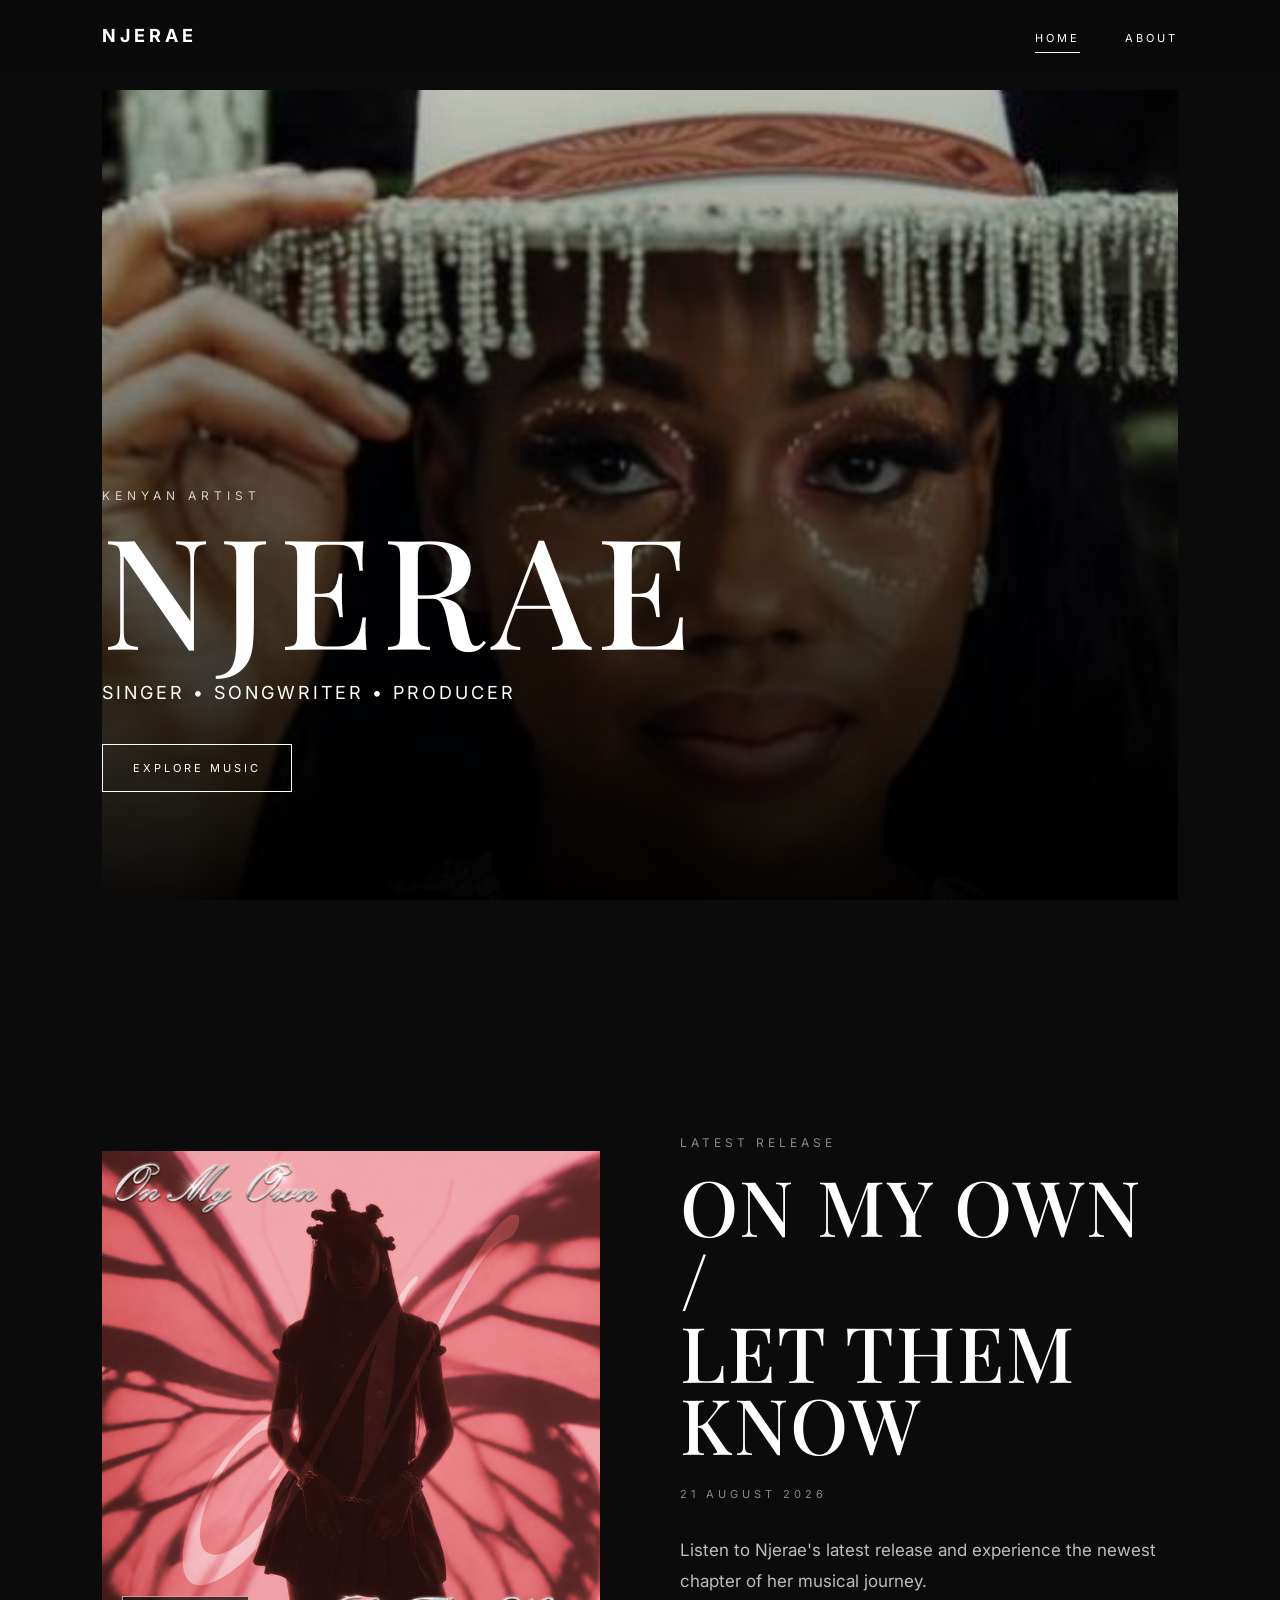
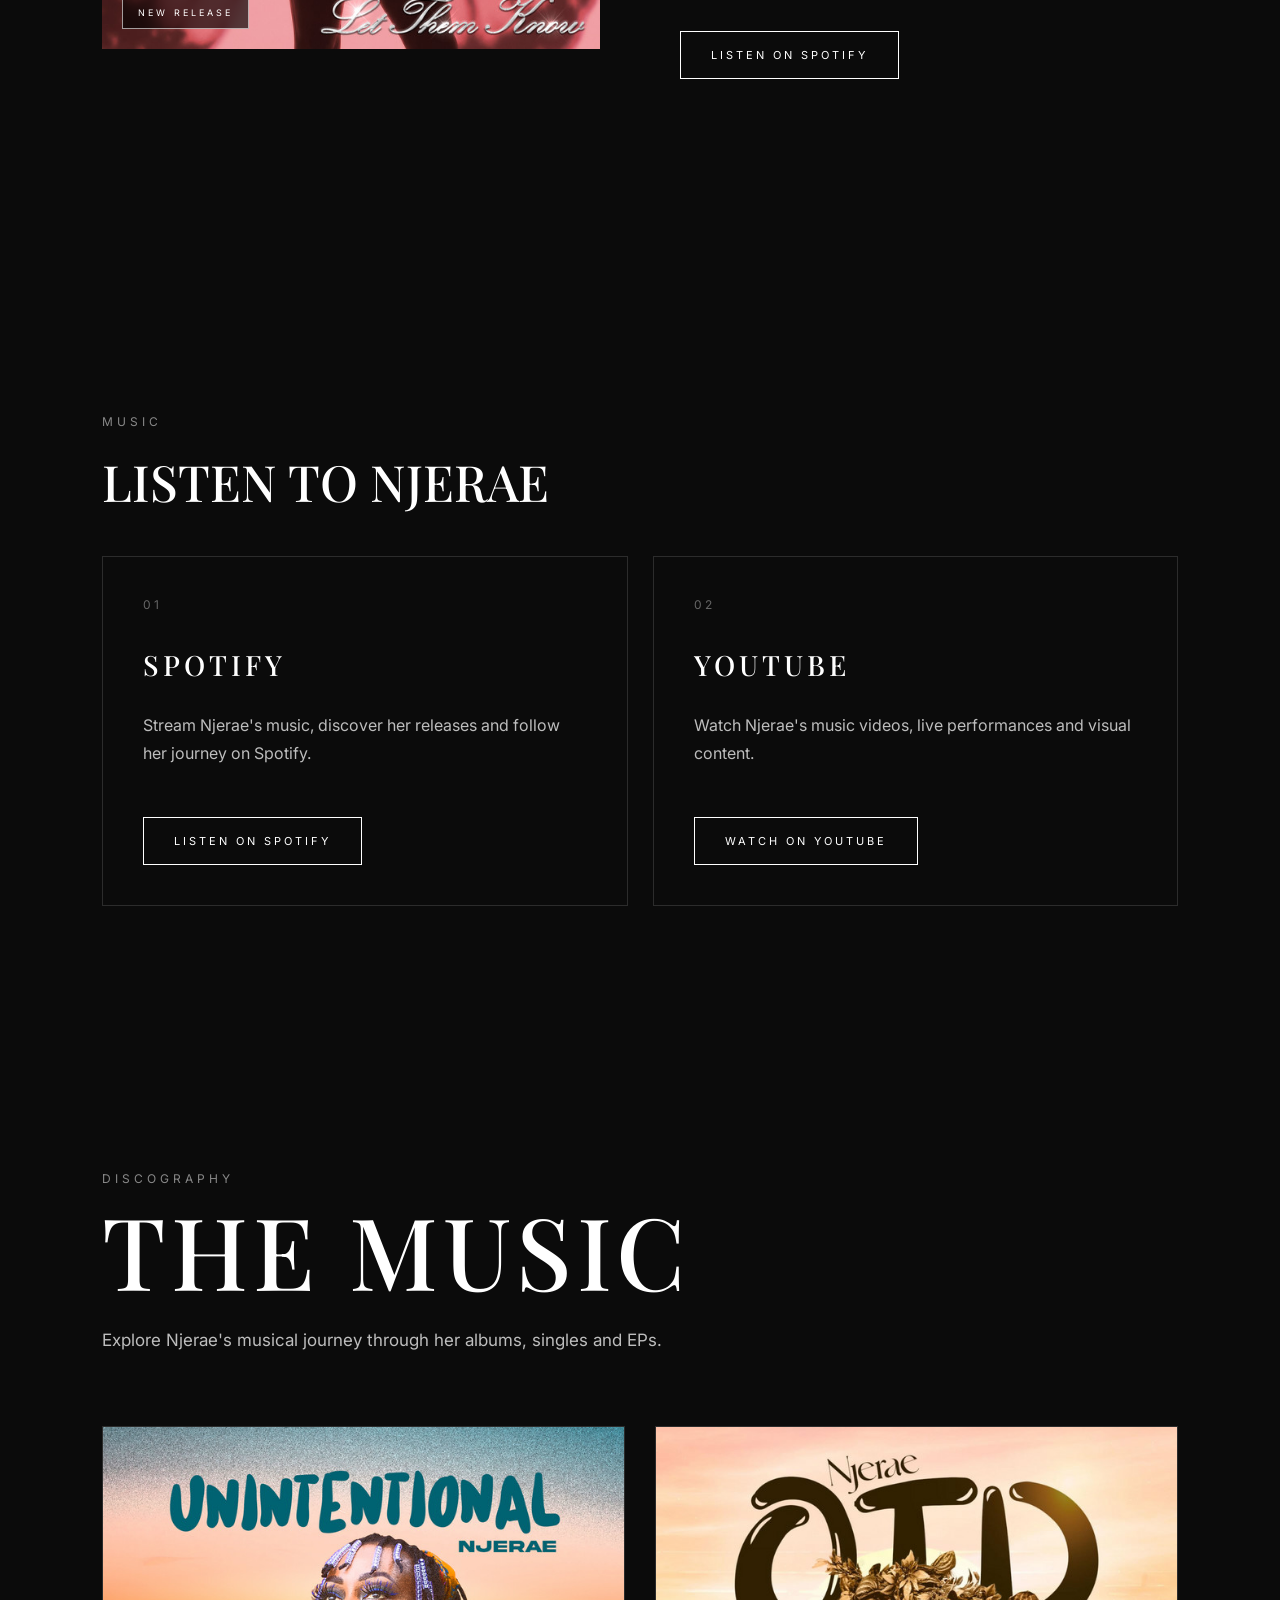
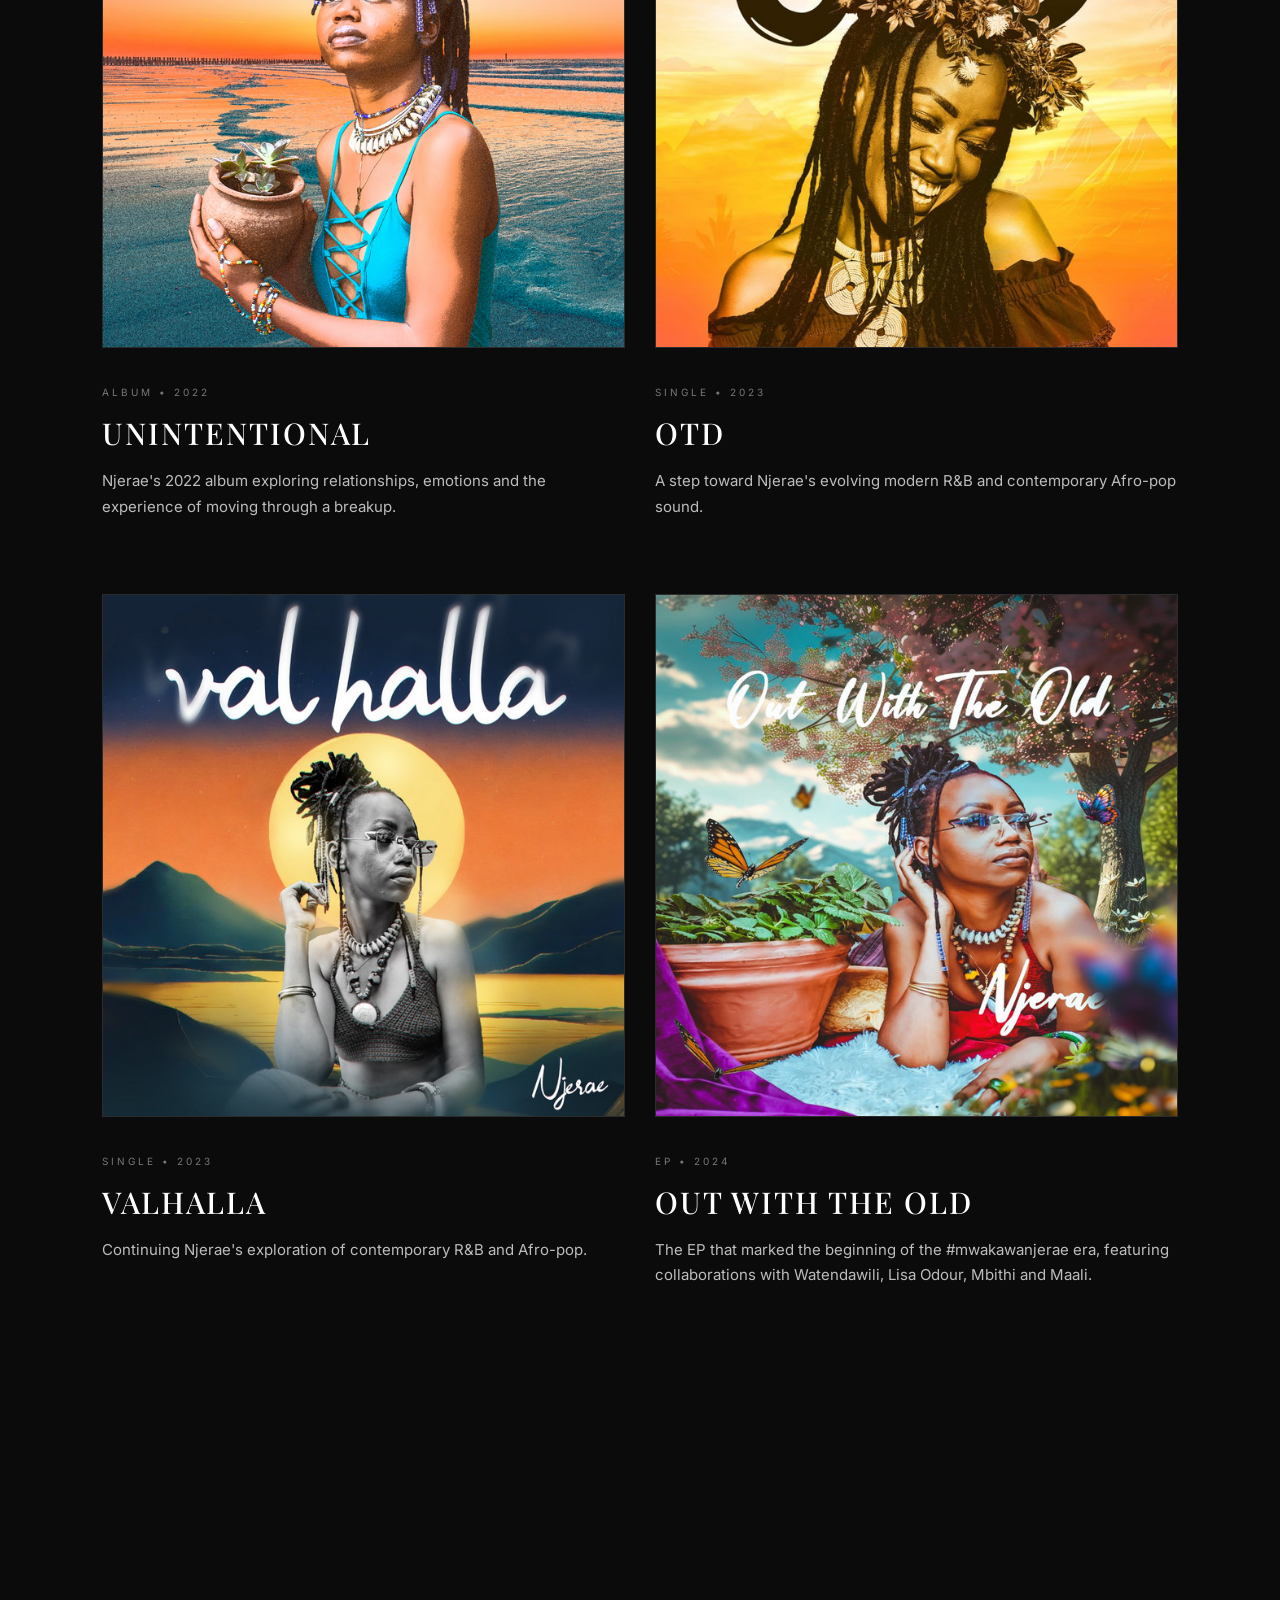
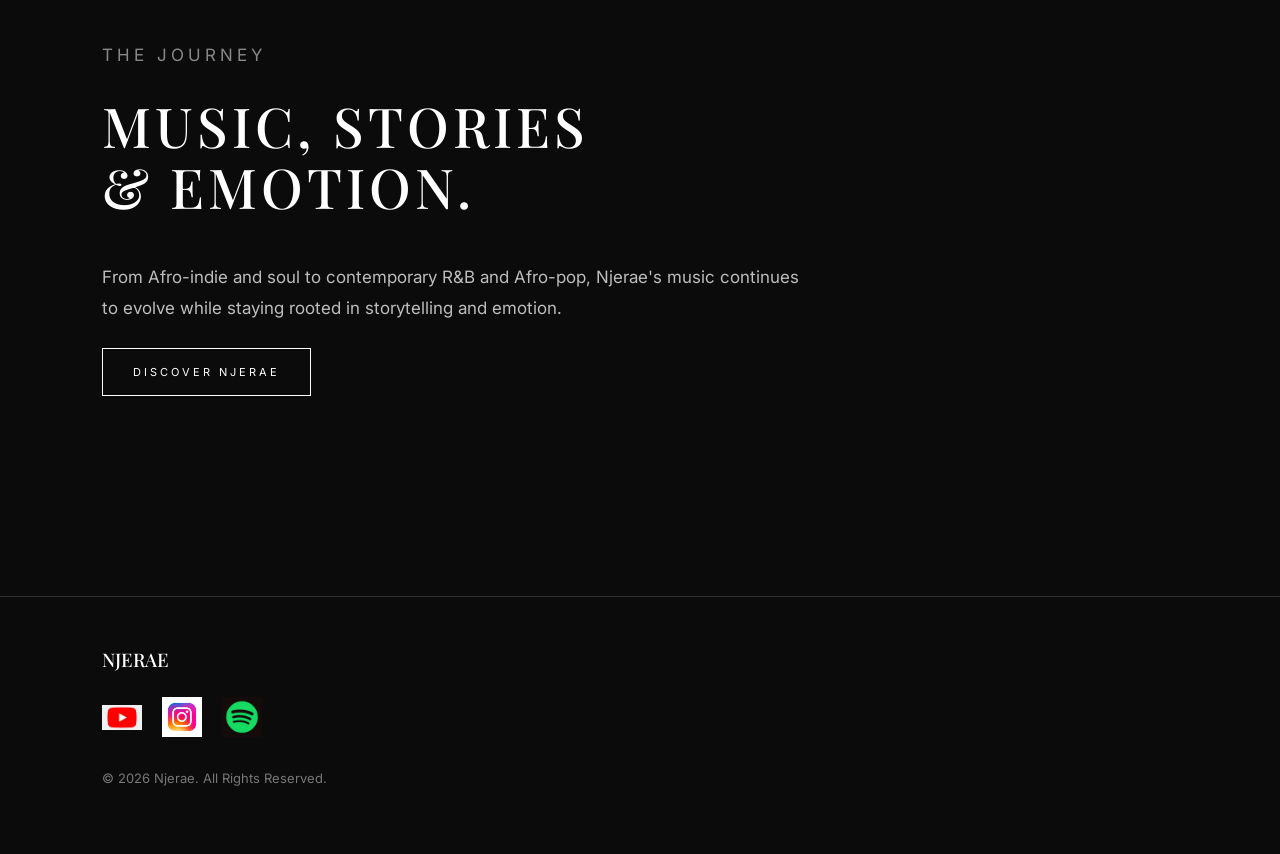
<file: index.html>
<!DOCTYPE html>
<html lang="en">

<head>

    <meta charset="UTF-8">

    <meta name="viewport" content="width=device-width, initial-scale=1.0">

    <title>Njerae | Official Website</title>

    <!-- Google Fonts -->

    <link rel="preconnect" href="https://fonts.googleapis.com">

    <link
        rel="preconnect"
        href="https://fonts.gstatic.com"
        crossorigin
    >

    <link
        href="https://fonts.googleapis.com/css2?family=Inter:wght@300;400;500;600&family=Playfair+Display:wght@400;500;600&display=swap"
        rel="stylesheet"
    >

    <!-- Main stylesheet -->

    <link rel="stylesheet" href="style.css">

</head>


<body>


    <!-- =====================================================
         HEADER
         ===================================================== -->

    <header>

        <nav class="navbar">

            <a href="index.html" class="logo">
                NJERAE
            </a>


            <button
                class="menu-toggle"
                id="menu-toggle"
                aria-label="Open menu"
            >
                ☰
            </button>


            <ul class="nav-links" id="nav-links">

                <li>
                    <a href="index.html" class="active">
                        HOME
                    </a>
                </li>

                <li>
                    <a href="about.html">
                        ABOUT
                    </a>
                </li>

            </ul>

        </nav>

    </header>



    <!-- =====================================================
         MAIN
         ===================================================== -->

    <main>


        <!-- =================================================
             HERO
             ================================================= -->

        <section class="hero">

            <div class="hero-image">

                <img
                    src="images/Njerae live performance at….jpg"
                    alt="Njerae performing live"
                >

            </div>


            <div class="hero-text">

                <p class="artist-label">
                    KENYAN ARTIST
                </p>

                <h1>
                    NJERAE
                </h1>

                <p>
                    SINGER • SONGWRITER • PRODUCER
                </p>

                <a
                    href="#latest-release"
                    class="hero-button"
                >
                    EXPLORE MUSIC
                </a>

            </div>

        </section>



        <!-- =================================================
             LATEST RELEASE
             ================================================= -->

        <section
            class="latest-release reveal"
            id="latest-release"
        >

            <div class="latest-release-image">

                <img
                    src="images/omo.jpg"
                    alt="Njerae - On My Own / Let Them Know"
                >

                <span class="new-release-badge">
                    NEW RELEASE
                </span>

            </div>


            <div class="latest-release-content">

                <p class="section-label">
                    LATEST RELEASE
                </p>

                <h2>
                    ON MY OWN /<br>
                    LET THEM KNOW
                </h2>

                <p class="release-date">
                    21 AUGUST 2026
                </p>

                <p>
                    Listen to Njerae's latest release and experience
                    the newest chapter of her musical journey.
                </p>

                <a
                    href="https://open.spotify.com/album/7j1l0N2kSatGgo7AE43MbJ"
                    target="_blank"
                    rel="noopener noreferrer"
                    class="hero-button"
                >
                    LISTEN ON SPOTIFY
                </a>

            </div>

        </section>



        <!-- =================================================
             MUSIC
             ================================================= -->

        <section class="featured reveal" id="music">

            <p class="section-label">
                MUSIC
            </p>

            <h2>
                LISTEN TO NJERAE
            </h2>


            <div class="music-grid">


                <!-- Spotify -->

                <div class="music-card">

                    <span class="music-number">
                        01
                    </span>


                    <div>

                        <h3>
                            SPOTIFY
                        </h3>

                        <p>
                            Stream Njerae's music, discover her
                            releases and follow her journey on Spotify.
                        </p>

                    </div>


                    <a
                        href="https://open.spotify.com/artist/74HCIpcjuBFnsd7PoYSglQ"
                        target="_blank"
                        rel="noopener noreferrer"
                        class="music-button"
                    >
                        LISTEN ON SPOTIFY
                    </a>

                </div>



                <!-- YouTube -->

                <div class="music-card">

                    <span class="music-number">
                        02
                    </span>


                    <div>

                        <h3>
                            YOUTUBE
                        </h3>

                        <p>
                            Watch Njerae's music videos, live
                            performances and visual content.
                        </p>

                    </div>


                    <a
                        href="https://www.youtube.com/channel/UC-oi9WTEj_ukymEVl6t7Ocg"
                        target="_blank"
                        rel="noopener noreferrer"
                        class="music-button"
                    >
                        WATCH ON YOUTUBE
                    </a>

                </div>


            </div>

        </section>



        <!-- =================================================
             DISCOGRAPHY
             ================================================= -->

        <section class="discography reveal">

            <div class="discography-heading">

                <p class="section-label">
                    DISCOGRAPHY
                </p>

                <h2>
                    THE MUSIC
                </h2>

                <p>
                    Explore Njerae's musical journey through her
                    albums, singles and EPs.
                </p>

            </div>


            <div class="release-grid">


                <!-- Unintentional -->

                <article class="release-card">

                    <a
                        href="https://open.spotify.com/album/3xFZSjfSHift08OC7MImAb"
                        target="_blank"
                        rel="noopener noreferrer"
                        class="release-link"
                    >

                        <div class="release-image">

                            <img
                                src="images/unintentional.jpg"
                                alt="Njerae - Unintentional"
                            >

                        </div>

                    </a>


                    <div class="release-info">

                        <p class="release-type">
                            ALBUM • 2022
                        </p>

                        <h3>
                            UNINTENTIONAL
                        </h3>

                        <p>
                            Njerae's 2022 album exploring relationships,
                            emotions and the experience of moving
                            through a breakup.
                        </p>

                    </div>

                </article>



                <!-- OTD -->

                <article class="release-card">

                    <a
                        href="https://open.spotify.com/album/5dnPXb293B0hQDZoXGPsBh"
                        target="_blank"
                        rel="noopener noreferrer"
                        class="release-link"
                    >

                        <div class="release-image">

                            <img
                                src="images/otd.jpg"
                                alt="Njerae - OTD"
                            >

                        </div>

                    </a>


                    <div class="release-info">

                        <p class="release-type">
                            SINGLE • 2023
                        </p>

                        <h3>
                            OTD
                        </h3>

                        <p>
                            A step toward Njerae's evolving modern
                            R&B and contemporary Afro-pop sound.
                        </p>

                    </div>

                </article>



                <!-- Valhalla -->

                <article class="release-card">

                    <a
                        href="https://open.spotify.com/album/3WHYx0TvdSZhJVCCPnydd3"
                        target="_blank"
                        rel="noopener noreferrer"
                        class="release-link"
                    >

                        <div class="release-image">

                            <img
                                src="images/valhala.jpg"
                                alt="Njerae - Valhalla"
                            >

                        </div>

                    </a>


                    <div class="release-info">

                        <p class="release-type">
                            SINGLE • 2023
                        </p>

                        <h3>
                            VALHALLA
                        </h3>

                        <p>
                            Continuing Njerae's exploration of
                            contemporary R&B and Afro-pop.
                        </p>

                    </div>

                </article>



                <!-- Out With The Old -->

                <article class="release-card">

                    <a
                        href="https://open.spotify.com/album/2pE7yxSv7xw2uRL8Sz6XDP"
                        target="_blank"
                        rel="noopener noreferrer"
                        class="release-link"
                    >

                        <div class="release-image">

                            <img
                                src="images/out with the old.jpg"
                                alt="Njerae - Out With The Old"
                            >

                        </div>

                    </a>


                    <div class="release-info">

                        <p class="release-type">
                            EP • 2024
                        </p>

                        <h3>
                            OUT WITH THE OLD
                        </h3>

                        <p>
                            The EP that marked the beginning of the
                            #mwakawanjerae era, featuring collaborations
                            with Watendawili, Lisa Odour, Mbithi and Maali.
                        </p>

                    </div>

                </article>


            </div>

        </section>



        <!-- =================================================
             JOURNEY
             ================================================= -->

        <section class="home-journey reveal">

            <p class="section-label">
                THE JOURNEY
            </p>

            <h2>
                MUSIC, STORIES<br>
                & EMOTION.
            </h2>

            <p>
                From Afro-indie and soul to contemporary R&B and
                Afro-pop, Njerae's music continues to evolve while
                staying rooted in storytelling and emotion.
            </p>

            <a
                href="about.html"
                class="music-button"
            >
                DISCOVER NJERAE
            </a>

        </section>


    </main>



    <!-- =====================================================
         FOOTER
         ===================================================== -->

    <footer>

        <h3>
            NJERAE
        </h3>


        <ul>

            <li>

                <a
                    href="https://www.youtube.com/channel/UC-oi9WTEj_ukymEVl6t7Ocg"
                    target="_blank"
                    rel="noopener noreferrer"
                    aria-label="Njerae on YouTube"
                >

                    <img
                        src="images/Youtube.jpg"
                        alt="YouTube"
                    >

                </a>

            </li>


            <li>

                <a
                    href="https://www.instagram.com/njerae/"
                    target="_blank"
                    rel="noopener noreferrer"
                    aria-label="Njerae on Instagram"
                >

                    <img
                        src="images/Instagram logo.jpg"
                        alt="Instagram"
                    >

                </a>

            </li>


            <li>

                <a
                    href="https://open.spotify.com/artist/74HCIpcjuBFnsd7PoYSglQ"
                    target="_blank"
                    rel="noopener noreferrer"
                    aria-label="Njerae on Spotify"
                >

                    <img
                        src="images/Spotify.jpg"
                        alt="Spotify"
                    >

                </a>

            </li>

        </ul>


        <p>
            &copy; 2026 Njerae. All Rights Reserved.
        </p>

    </footer>



    <!-- =====================================================
         JAVASCRIPT
         ===================================================== -->

    <script>

        /* =================================================
           MOBILE MENU
           ================================================= */

        const menuToggle =
            document.getElementById("menu-toggle");

        const navLinks =
            document.getElementById("nav-links");


        menuToggle.addEventListener("click", function () {

            navLinks.classList.toggle("active");

        });


        /* Close menu after clicking a link */

        const navigationLinks =
            navLinks.querySelectorAll("a");


        navigationLinks.forEach(function(link) {

            link.addEventListener("click", function() {

                navLinks.classList.remove("active");

            });

        });



        /* =================================================
           SCROLL REVEAL
           ================================================= */

        const revealElements =
            document.querySelectorAll(".reveal");


        const revealObserver =
            new IntersectionObserver(

                function(entries) {

                    entries.forEach(function(entry) {

                        if (entry.isIntersecting) {

                            entry.target.classList.add("show");

                            revealObserver.unobserve(
                                entry.target
                            );

                        }

                    });

                },

                {
                    threshold: 0.15
                }

            );


        revealElements.forEach(function(element) {

            revealObserver.observe(element);

        });



        /* =================================================
           HERO PARALLAX
           ================================================= */

        const heroImage =
            document.querySelector(".hero-image img");


        window.addEventListener("scroll", function() {

            if (!heroImage) return;

            /* Disable parallax on small screens */

            if (window.innerWidth <= 700) return;

            const scrollPosition =
                window.scrollY;


            heroImage.style.transform =
                `scale(1.05) translateY(${scrollPosition * 0.15}px)`;

        });

    </script>


</body>

</html>
</file>
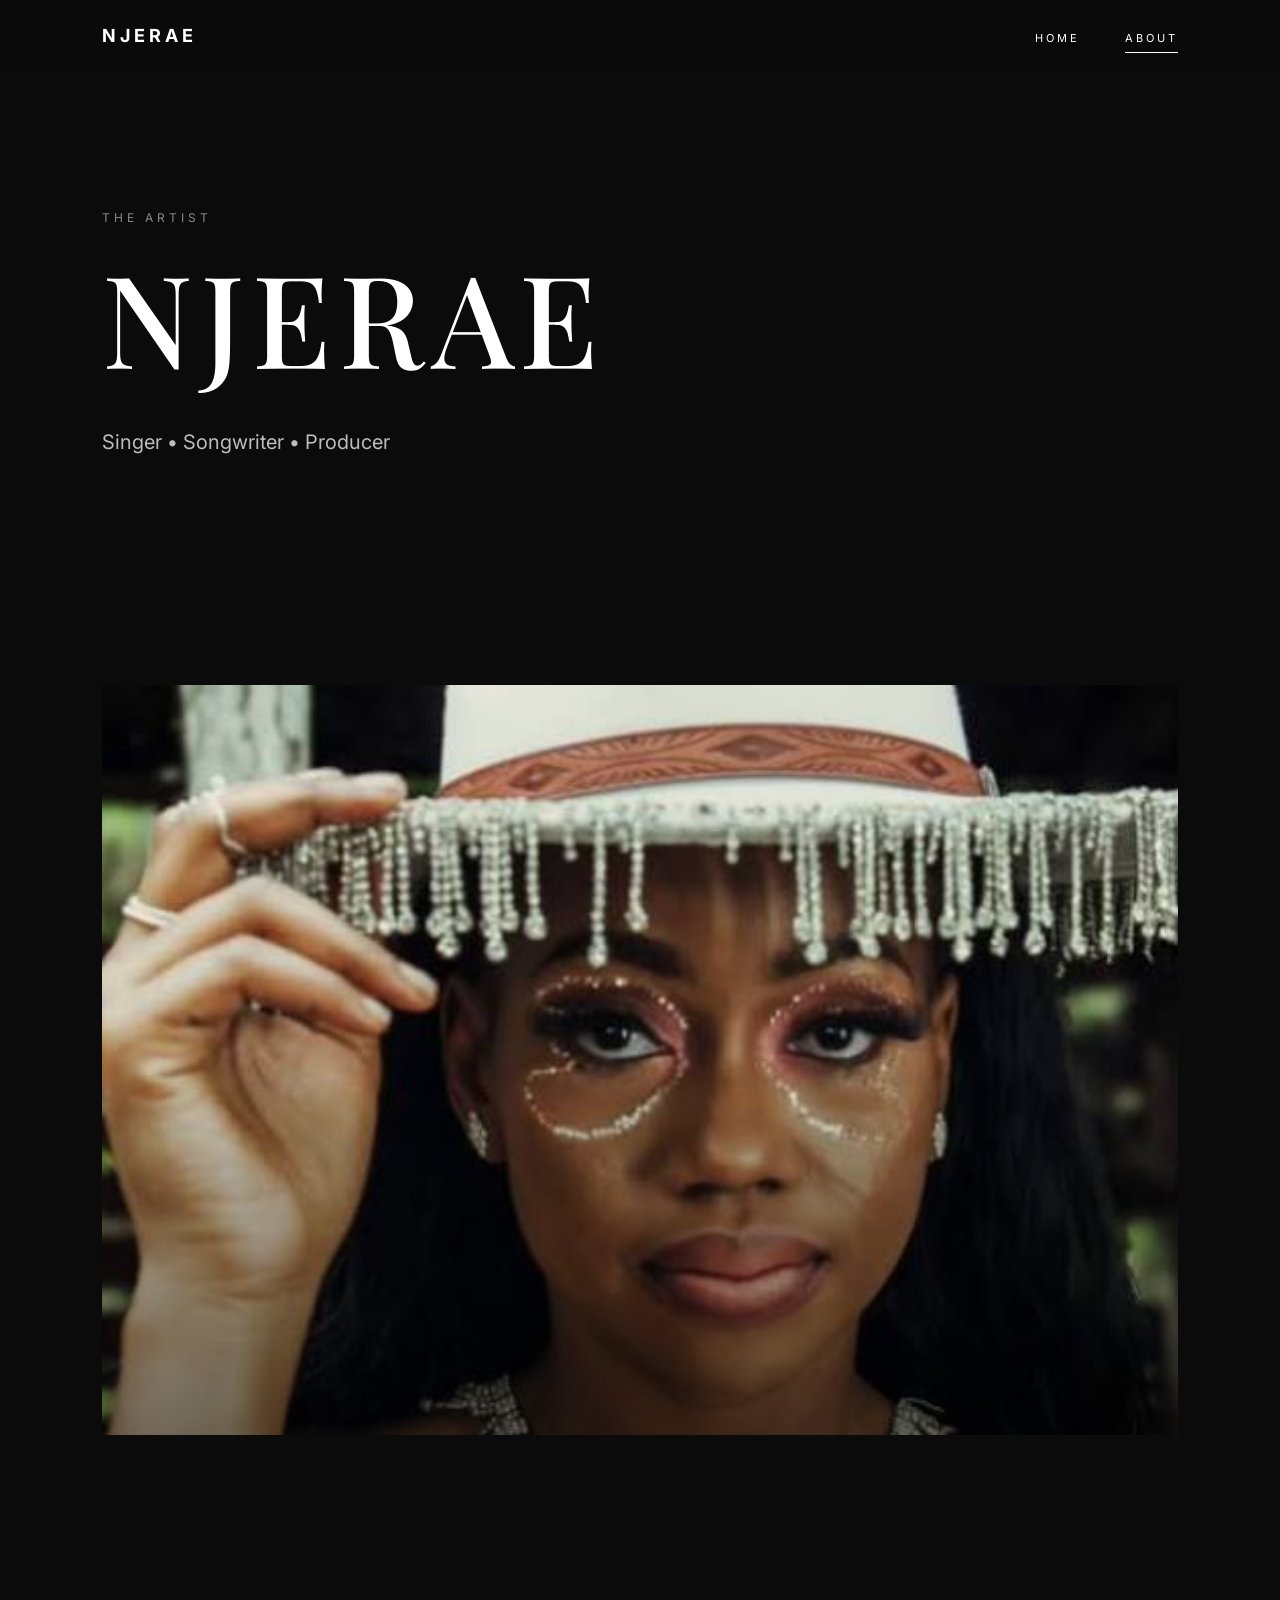
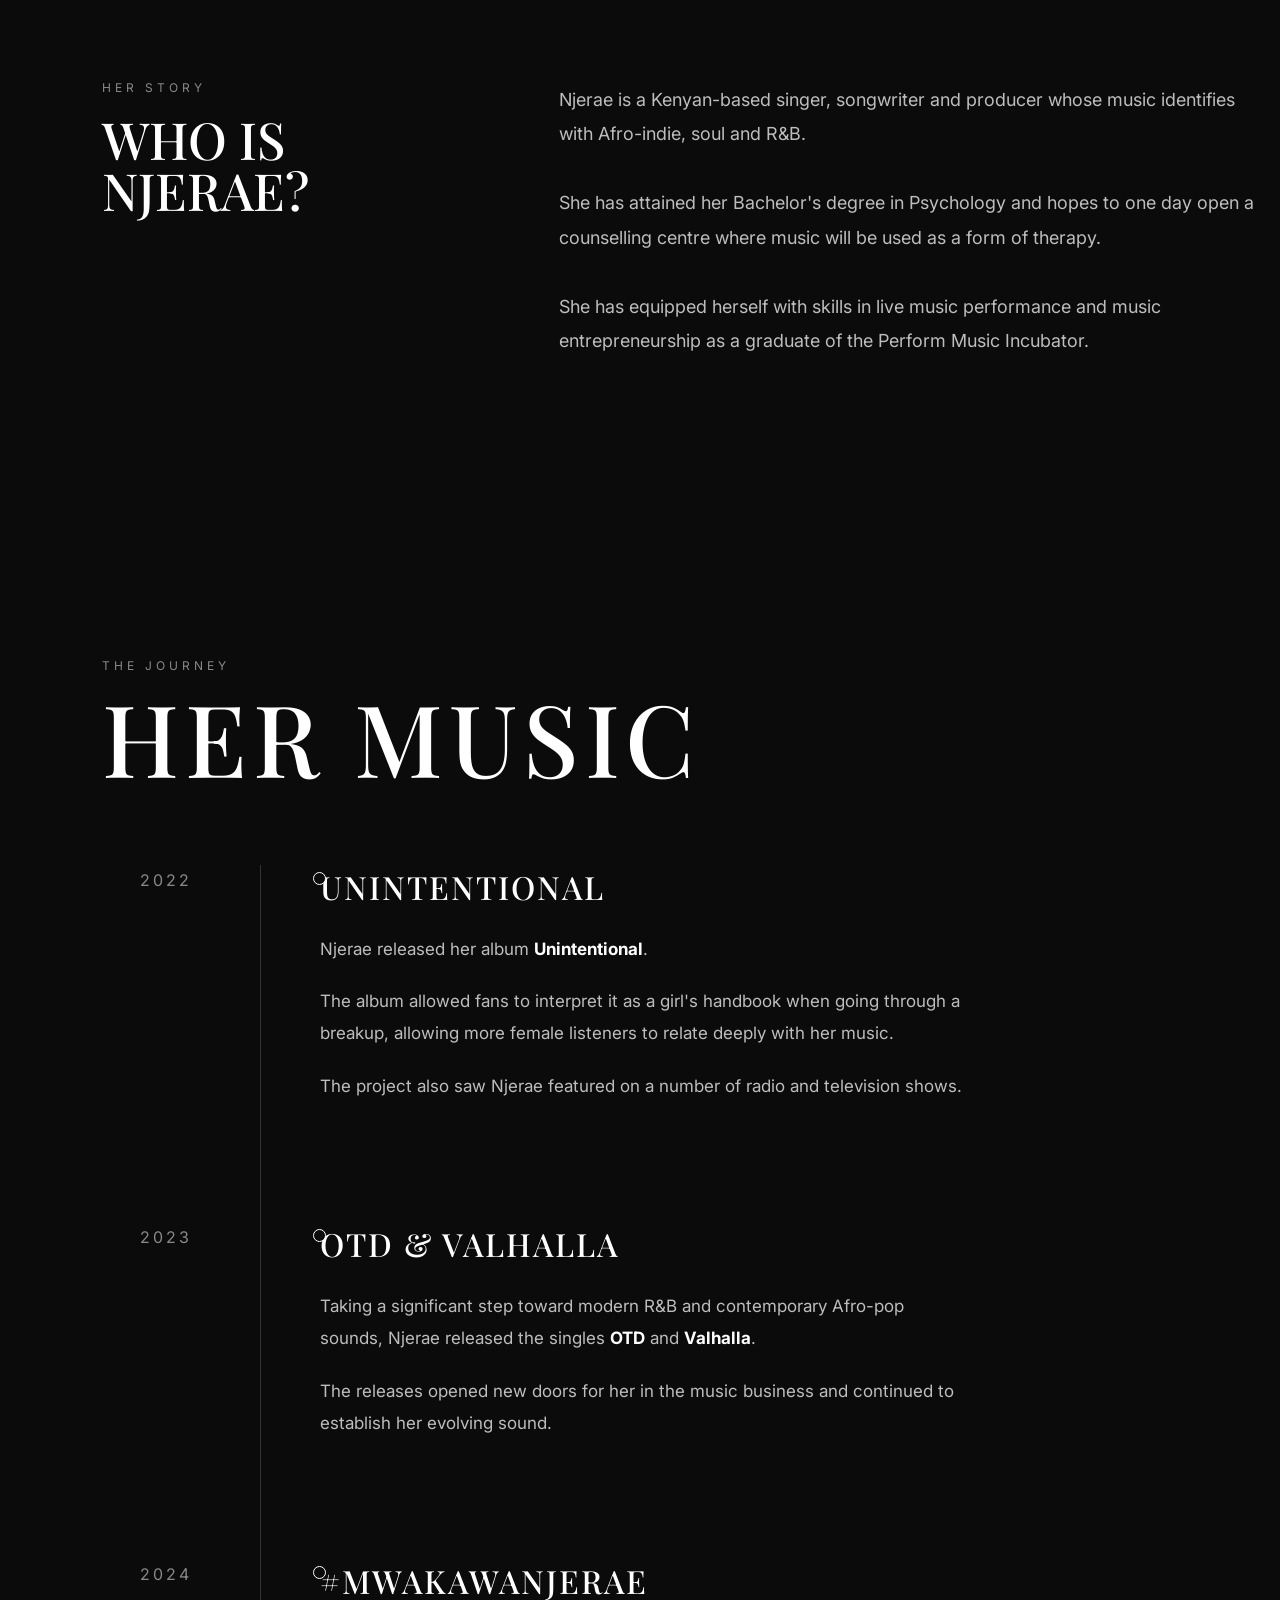
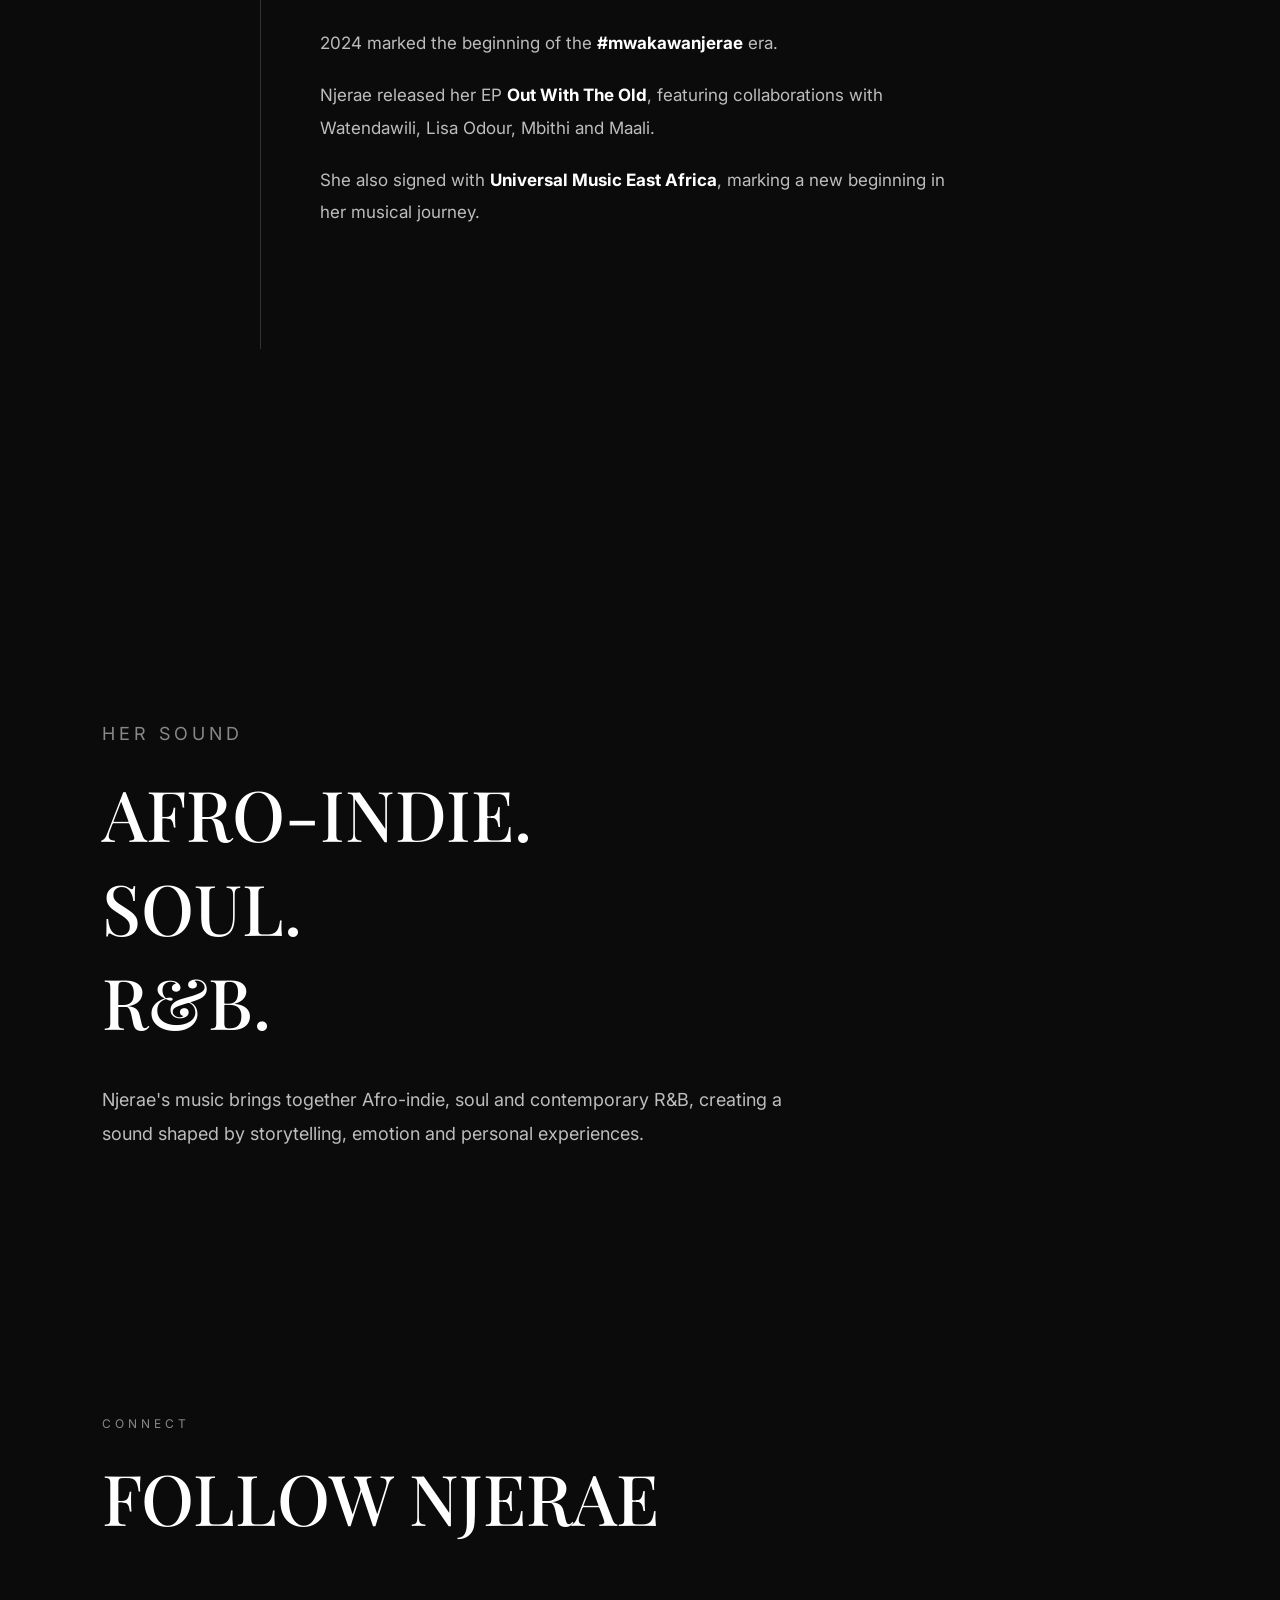
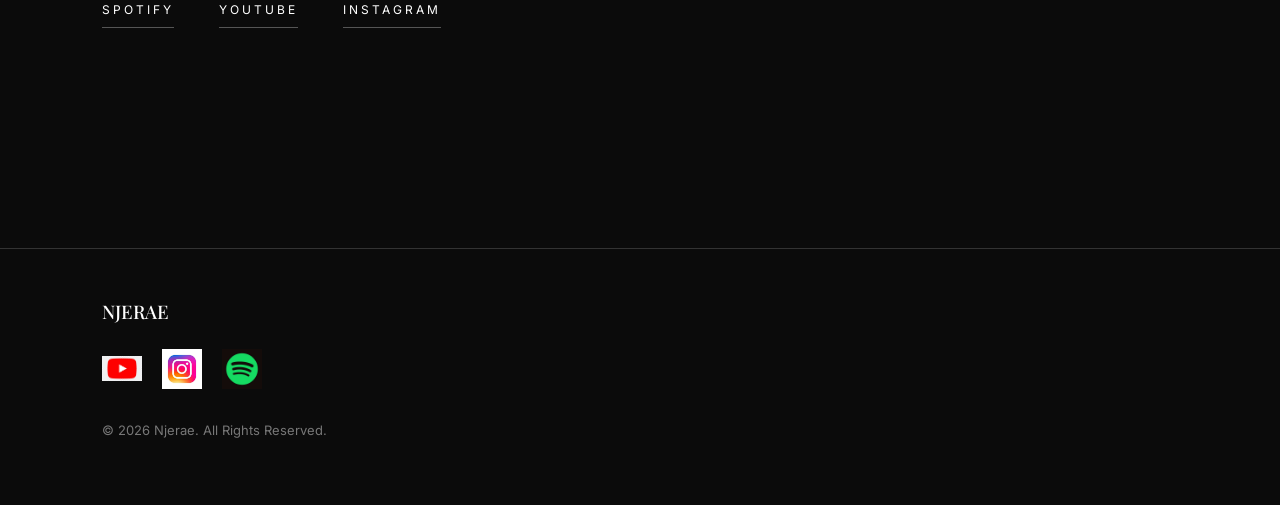
<file: about.html>
<!DOCTYPE html>
<html lang="en">

<head>

    <meta charset="UTF-8">

    <meta name="viewport" content="width=device-width, initial-scale=1.0">

    <title>About Njerae | Official Website</title>


    <!-- Google Fonts -->

    <link rel="preconnect" href="https://fonts.googleapis.com">

    <link
        rel="preconnect"
        href="https://fonts.gstatic.com"
        crossorigin
    >

    <link
        href="https://fonts.googleapis.com/css2?family=Inter:wght@300;400;500;600&family=Playfair+Display:wght@400;500;600&display=swap"
        rel="stylesheet"
    >


    <!-- Main stylesheet -->

    <link rel="stylesheet" href="style.css">

</head>


<body>


    <!-- =====================================================
         HEADER
         ===================================================== -->

    <header>

        <nav class="navbar">

            <a href="index.html" class="logo">
                NJERAE
            </a>


            <button
                class="menu-toggle"
                id="menu-toggle"
                aria-label="Open menu"
            >
                ☰
            </button>


            <ul class="nav-links" id="nav-links">

                <li>
                    <a href="index.html">
                        HOME
                    </a>
                </li>

                <li>
                    <a href="about.html" class="active">
                        ABOUT
                    </a>
                </li>

            </ul>

        </nav>

    </header>



    <!-- =====================================================
         MAIN
         ===================================================== -->

    <main>


        <!-- =================================================
             ABOUT HERO
             ================================================= -->

        <section class="about-hero">

            <p class="section-label">
                THE ARTIST
            </p>

            <h1>
                NJERAE
            </h1>

            <p>
                Singer • Songwriter • Producer
            </p>

        </section>



        <!-- =================================================
             ARTIST IMAGE
             ================================================= -->

        <section class="about-image">

            <img
                src="images/Njerae live performance at….jpg"
                alt="Njerae performing live"
            >

        </section>



        <!-- =================================================
             BIOGRAPHY
             ================================================= -->

        <section class="biography reveal">

            <div class="bio-heading">

                <p class="section-label">
                    HER STORY
                </p>

                <h2>
                    WHO IS<br>
                    NJERAE?
                </h2>

            </div>


            <div class="bio-text">

                <p>
                    Njerae is a Kenyan-based singer, songwriter and
                    producer whose music identifies with Afro-indie,
                    soul and R&B.
                </p>

                <p>
                    She has attained her Bachelor's degree in
                    Psychology and hopes to one day open a counselling
                    centre where music will be used as a form of therapy.
                </p>

                <p>
                    She has equipped herself with skills in live music
                    performance and music entrepreneurship as a graduate
                    of the Perform Music Incubator.
                </p>

            </div>

        </section>



        <!-- =================================================
             MUSIC JOURNEY
             ================================================= -->

        <section class="timeline-section reveal">

            <div class="timeline-heading">

                <p class="section-label">
                    THE JOURNEY
                </p>

                <h2>
                    HER MUSIC
                </h2>

            </div>


            <div class="timeline">


                <!-- 2022 -->

                <article class="timeline-item">

                    <div class="timeline-year">
                        2022
                    </div>


                    <div class="timeline-content">

                        <h3>
                            UNINTENTIONAL
                        </h3>

                        <p>
                            Njerae released her album
                            <strong>Unintentional</strong>.
                        </p>

                        <p>
                            The album allowed fans to interpret it as
                            a girl's handbook when going through a
                            breakup, allowing more female listeners
                            to relate deeply with her music.
                        </p>

                        <p>
                            The project also saw Njerae featured on
                            a number of radio and television shows.
                        </p>

                    </div>

                </article>



                <!-- 2023 -->

                <article class="timeline-item">

                    <div class="timeline-year">
                        2023
                    </div>


                    <div class="timeline-content">

                        <h3>
                            OTD & VALHALLA
                        </h3>

                        <p>
                            Taking a significant step toward modern
                            R&B and contemporary Afro-pop sounds,
                            Njerae released the singles
                            <strong>OTD</strong> and
                            <strong>Valhalla</strong>.
                        </p>

                        <p>
                            The releases opened new doors for her
                            in the music business and continued to
                            establish her evolving sound.
                        </p>

                    </div>

                </article>



                <!-- 2024 -->

                <article class="timeline-item">

                    <div class="timeline-year">
                        2024
                    </div>


                    <div class="timeline-content">

                        <h3>
                            #MWAKAWANJERAE
                        </h3>

                        <p>
                            2024 marked the beginning of the
                            <strong>#mwakawanjerae</strong> era.
                        </p>

                        <p>
                            Njerae released her EP
                            <strong>Out With The Old</strong>,
                            featuring collaborations with
                            Watendawili, Lisa Odour, Mbithi and Maali.
                        </p>

                        <p>
                            She also signed with
                            <strong>Universal Music East Africa</strong>,
                            marking a new beginning in her musical journey.
                        </p>

                    </div>

                </article>


            </div>

        </section>



        <!-- =================================================
             SOUND
             ================================================= -->

        <section class="about-music reveal">

            <p class="section-label">
                HER SOUND
            </p>

            <h2>
                AFRO-INDIE.<br>
                SOUL.<br>
                R&B.
            </h2>

            <p>
                Njerae's music brings together Afro-indie, soul and
                contemporary R&B, creating a sound shaped by
                storytelling, emotion and personal experiences.
            </p>

        </section>



        <!-- =================================================
             SOCIALS
             ================================================= -->

        <section class="socials reveal">

            <p class="section-label">
                CONNECT
            </p>

            <h2>
                FOLLOW NJERAE
            </h2>


            <div class="social-links">

                <a
                    href="https://open.spotify.com/artist/74HCIpcjuBFnsd7PoYSglQ"
                    target="_blank"
                    rel="noopener noreferrer"
                >
                    SPOTIFY
                </a>


                <a
                    href="https://www.youtube.com/channel/UC-oi9WTEj_ukymEVl6t7Ocg"
                    target="_blank"
                    rel="noopener noreferrer"
                >
                    YOUTUBE
                </a>


                <a
                    href="https://www.instagram.com/njerae/"
                    target="_blank"
                    rel="noopener noreferrer"
                >
                    INSTAGRAM
                </a>

            </div>

        </section>


    </main>



    <!-- =====================================================
         FOOTER
         ===================================================== -->

    <footer>

        <h3>
            NJERAE
        </h3>


        <ul>

            <li>

                <a
                    href="https://www.youtube.com/channel/UC-oi9WTEj_ukymEVl6t7Ocg"
                    target="_blank"
                    rel="noopener noreferrer"
                    aria-label="Njerae on YouTube"
                >

                    <img
                        src="images/Youtube.jpg"
                        alt="YouTube"
                    >

                </a>

            </li>


            <li>

                <a
                    href="https://www.instagram.com/njerae/"
                    target="_blank"
                    rel="noopener noreferrer"
                    aria-label="Njerae on Instagram"
                >

                    <img
                        src="images/Instagram logo.jpg"
                        alt="Instagram"
                    >

                </a>

            </li>


            <li>

                <a
                    href="https://open.spotify.com/artist/74HCIpcjuBFnsd7PoYSglQ"
                    target="_blank"
                    rel="noopener noreferrer"
                    aria-label="Njerae on Spotify"
                >

                    <img
                        src="images/Spotify.jpg"
                        alt="Spotify"
                    >

                </a>

            </li>

        </ul>


        <p>
            &copy; 2026 Njerae. All Rights Reserved.
        </p>

    </footer>



    <!-- =====================================================
         JAVASCRIPT
         ===================================================== -->

    <script>

        /* =================================================
           MOBILE MENU
           ================================================= */

        const menuToggle =
            document.getElementById("menu-toggle");

        const navLinks =
            document.getElementById("nav-links");


        menuToggle.addEventListener("click", function () {

            navLinks.classList.toggle("active");

        });


        /* Close menu after clicking a link */

        const navigationLinks =
            navLinks.querySelectorAll("a");


        navigationLinks.forEach(function(link) {

            link.addEventListener("click", function() {

                navLinks.classList.remove("active");

            });

        });



        /* =================================================
           SCROLL REVEAL
           ================================================= */

        const revealElements =
            document.querySelectorAll(".reveal");


        const revealObserver =
            new IntersectionObserver(

                function(entries) {

                    entries.forEach(function(entry) {

                        if (entry.isIntersecting) {

                            entry.target.classList.add("show");

                            revealObserver.unobserve(
                                entry.target
                            );

                        }

                    });

                },

                {
                    threshold: 0.15
                }

            );


        revealElements.forEach(function(element) {

            revealObserver.observe(element);

        });

    </script>


</body>

</html>
</file>
<file: style.css>
/* =========================================================
   NJERAE OFFICIAL WEBSITE
   MAIN STYLESHEET
   ========================================================= */


/* =========================================================
   1. RESET
   ========================================================= */

* {
    box-sizing: border-box;
}


html {
    scroll-behavior: smooth;
}


body {
    margin: 0;
    padding: 0;

    background: #0b0b0b;
    color: #ffffff;

    font-family: "Inter", sans-serif;

    font-weight: 400;

    animation: pageLoad 1s ease-in-out;
}


img {
    max-width: 100%;
    display: block;
}


a {
    color: #ffffff;
}


h1,
h2,
h3 {
    margin-top: 0;

    font-family: "Playfair Display", serif;

    font-weight: 500;
}


p {
    color: #bdbdbd;

    line-height: 1.8;

    max-width: 700px;
}


/* =========================================================
   2. ANIMATIONS
   ========================================================= */

@keyframes pageLoad {

    from {
        opacity: 0;
    }

    to {
        opacity: 1;
    }

}


@keyframes heroText {

    from {
        opacity: 0;
        transform: translateY(30px);
    }

    to {
        opacity: 1;
        transform: translateY(0);
    }

}


/* =========================================================
   3. HEADER
   ========================================================= */

header {
    position: fixed;

    top: 0;
    left: 0;

    width: 100%;

    z-index: 1000;

    padding: 25px 8%;

    background: rgba(11, 11, 11, 0.85);

    backdrop-filter: blur(10px);
}


.navbar {
    display: flex;

    align-items: center;

    justify-content: space-between;
}


/* Logo */

.logo {
    color: #ffffff;

    text-decoration: none;

    font-size: 18px;

    font-weight: bold;

    letter-spacing: 4px;
}


/* Navigation */

.nav-links {
    display: flex;

    align-items: center;

    gap: 45px;

    list-style: none;

    margin: 0;

    padding: 0;
}


.nav-links a {
    position: relative;

    color: #ffffff;

    text-decoration: none;

    font-size: 11px;

    letter-spacing: 3px;
}


/* Navigation underline */

.nav-links a::after {
    content: "";

    position: absolute;

    left: 0;

    bottom: -8px;

    width: 0;

    height: 1px;

    background: #ffffff;

    transition: width 0.3s ease;
}


.nav-links a:hover::after,
.nav-links a.active::after {
    width: 100%;
}


/* Hamburger */

.menu-toggle {
    display: none;

    background: none;

    border: none;

    color: #ffffff;

    font-size: 25px;

    cursor: pointer;
}


/* =========================================================
   4. MAIN
   ========================================================= */

main {
    padding-top: 90px;

    padding-left: 8%;

    padding-right: 8%;
}


section {
    margin-bottom: 100px;
}


.section-label {
    color: #888888;

    font-size: 12px;

    letter-spacing: 4px;

    margin-bottom: 15px;
}


/* =========================================================
   5. HERO
   ========================================================= */

.hero {
    position: relative;

    min-height: calc(100vh - 90px);

    width: 100%;

    display: flex;

    align-items: flex-end;

    overflow: hidden;
}


.hero-image {
    position: absolute;

    inset: 0;

    width: 100%;

    height: 100%;

    overflow: hidden;
}


.hero-image img {
    width: 100%;

    height: 100%;

    object-fit: cover;

    object-position: center;

    transform: scale(1.05);

    will-change: transform;

    transition: transform 1s ease;
}


.hero-image::after {
    content: "";

    position: absolute;

    inset: 0;

    background:
        linear-gradient(
            to top,
            rgba(0, 0, 0, 0.95) 0%,
            rgba(0, 0, 0, 0.55) 45%,
            rgba(0, 0, 0, 0.15) 100%
        );
}


.hero-text {
    position: relative;

    z-index: 2;

    max-width: 800px;

    margin: 0 0 10%;

    animation: heroText 1s ease-out;
}


.artist-label {
    color: #d0d0d0;

    font-size: 12px;

    letter-spacing: 5px;

    margin-bottom: 15px;
}


.hero-text h1 {
    font-family: "Playfair Display", serif;

    font-size: clamp(70px, 12vw, 160px);

    line-height: 0.85;

    letter-spacing: 8px;

    margin: 0 0 25px;

    font-weight: 500;
}


.hero-text > p:not(.artist-label) {
    color: #ffffff;

    font-size: 18px;

    letter-spacing: 3px;

    margin-bottom: 35px;
}


/* =========================================================
   6. BUTTONS
   ========================================================= */

.hero-button,
.music-button {
    display: inline-block;

    padding: 16px 30px;

    border: 1px solid #ffffff;

    color: #ffffff;

    text-decoration: none;

    font-size: 11px;

    letter-spacing: 3px;

    transition:
        background-color 0.3s ease,
        color 0.3s ease,
        transform 0.3s ease;
}


.hero-button:hover,
.music-button:hover {
    background: #ffffff;

    color: #000000;

    transform: translateY(-3px);
}


/* =========================================================
   7. LATEST RELEASE
   ========================================================= */

.latest-release {
    min-height: 650px;

    display: grid;

    grid-template-columns: 1fr 1fr;

    align-items: center;

    gap: 80px;

    padding-top: 120px;

    padding-bottom: 120px;
}


.latest-release-image {
    position: relative;

    width: 100%;

    aspect-ratio: 1 / 1;

    overflow: hidden;
}


.latest-release-image img {
    width: 100%;

    height: 100%;

    object-fit: cover;

    transition: transform 0.8s ease;
}


.latest-release-image:hover img {
    transform: scale(1.04);
}


.new-release-badge {
    position: absolute;

    bottom: 20px;

    left: 20px;

    padding: 10px 15px;

    border: 1px solid rgba(255, 255, 255, 0.6);

    background: rgba(0, 0, 0, 0.65);

    backdrop-filter: blur(8px);

    color: #ffffff;

    font-size: 9px;

    letter-spacing: 3px;
}


.latest-release-content {
    max-width: 600px;
}


.latest-release-content h2 {
    font-size: clamp(45px, 6vw, 85px);

    line-height: 0.95;

    letter-spacing: 2px;

    margin-bottom: 25px;
}


.release-date {
    color: #888888;

    font-size: 11px !important;

    letter-spacing: 4px;

    margin-bottom: 30px;
}


.latest-release-content > p:not(.section-label):not(.release-date) {
    font-size: 17px;

    line-height: 1.8;

    margin-bottom: 35px;
}


/* =========================================================
   8. MUSIC
   ========================================================= */

.featured {
    padding-top: 100px;
}


.featured h2 {
    font-size: 50px;
}


.music-grid {
    display: grid;

    grid-template-columns: repeat(2, 1fr);

    gap: 25px;

    margin-top: 40px;
}


.music-card {
    position: relative;

    overflow: hidden;

    min-height: 350px;

    padding: 40px;

    border: 1px solid #2c2c2c;

    display: flex;

    flex-direction: column;

    justify-content: space-between;

    transition:
        border-color 0.4s ease,
        transform 0.4s ease;
}


.music-card::before {
    content: "";

    position: absolute;

    top: 0;

    left: 0;

    width: 0;

    height: 2px;

    background: #ffffff;

    transition: width 0.5s ease;
}


.music-card:hover::before {
    width: 100%;
}


.music-card:hover {
    border-color: #777777;

    transform: translateY(-6px);
}


.music-card > * {
    position: relative;

    z-index: 1;
}


.music-number {
    color: #666666;

    font-size: 12px;

    letter-spacing: 3px;
}


.music-card h3 {
    font-size: 28px;

    letter-spacing: 4px;
}


.music-card p {
    max-width: 450px;
}


.music-card .music-button {
    align-self: flex-start;
}


/* =========================================================
   9. DISCOGRAPHY
   ========================================================= */

.discography {
    padding-top: 150px;

    padding-bottom: 100px;
}


.discography-heading {
    max-width: 700px;

    margin-bottom: 70px;
}


.discography-heading h2 {
    font-size: clamp(50px, 8vw, 100px);

    line-height: 0.9;

    letter-spacing: 5px;

    margin-bottom: 30px;
}


.discography-heading > p:last-child {
    font-size: 17px;
}


.release-grid {
    display: grid;

    grid-template-columns: repeat(2, 1fr);

    gap: 60px 30px;
}


.release-card {
    overflow: hidden;
}


.release-link {
    display: block;

    text-decoration: none;

    color: inherit;
}


.release-link:focus {
    outline: 1px solid #ffffff;

    outline-offset: 5px;
}


.release-image {
    width: 100%;

    aspect-ratio: 1 / 1;

    overflow: hidden;

    border: 1px solid #2c2c2c;

    background: #111111;
}


.release-image img {
    width: 100%;

    height: 100%;

    object-fit: cover;

    transition: transform 0.7s ease;
}


.release-card:hover .release-image img {
    transform: scale(1.05);
}


.release-info {
    padding-top: 25px;
}


.release-type {
    color: #777777;

    font-size: 10px !important;

    letter-spacing: 3px;

    margin-bottom: 12px;
}


.release-info h3 {
    font-size: 30px;

    letter-spacing: 2px;

    margin-bottom: 15px;
}


.release-info p:last-child {
    font-size: 15px;

    line-height: 1.7;

    max-width: 550px;
}


/* =========================================================
   10. HOME JOURNEY
   ========================================================= */

.home-journey {
    max-width: 900px;

    padding-top: 120px;

    padding-bottom: 100px;
}


.home-journey h2 {
    font-size: 55px;

    line-height: 1.1;

    letter-spacing: 4px;
}


.home-journey p {
    font-size: 17px;

    margin-bottom: 25px;
}


/* =========================================================
   11. ABOUT HERO
   ========================================================= */

.about-hero {
    min-height: 55vh;

    max-width: 1000px;

    display: flex;

    flex-direction: column;

    justify-content: center;
}


.about-hero h1 {
    font-family: "Playfair Display", serif;

    font-size: clamp(60px, 10vw, 130px);

    line-height: 0.9;

    letter-spacing: 8px;

    margin: 15px 0 30px;

    font-weight: 500;
}


.about-hero > p:last-child {
    font-size: 20px;
}


/* =========================================================
   12. ABOUT IMAGE
   ========================================================= */

.about-image {
    width: 100%;

    max-height: 750px;

    overflow: hidden;

    position: relative;
}


.about-image::after {
    content: "";

    position: absolute;

    inset: 0;

    background:
        linear-gradient(
            to top,
            rgba(0, 0, 0, 0.45),
            transparent 50%
        );

    pointer-events: none;
}


.about-image img {
    width: 100%;

    height: 750px;

    object-fit: cover;

    transition: transform 1s ease;
}


.about-image:hover img {
    transform: scale(1.03);
}


/* =========================================================
   13. BIOGRAPHY
   ========================================================= */

.biography {
    display: grid;

    grid-template-columns: 35% 65%;

    gap: 80px;

    padding-top: 130px;
}


.bio-heading {
    position: sticky;

    top: 120px;

    height: fit-content;
}


.bio-heading h2 {
    font-size: clamp(35px, 4vw, 55px);

    line-height: 1;
}


.bio-text {
    max-width: 750px;
}


.bio-text p {
    font-size: 18px;

    line-height: 1.9;

    margin-bottom: 35px;
}


/* =========================================================
   14. TIMELINE
   ========================================================= */

.timeline-section {
    padding-top: 150px;

    padding-bottom: 100px;
}


.timeline-heading {
    margin-bottom: 80px;
}


.timeline-heading h2 {
    font-size: clamp(50px, 8vw, 100px);

    line-height: 0.9;

    letter-spacing: 6px;
}


.timeline {
    position: relative;

    max-width: 1000px;

    margin: 0 auto;
}


.timeline::before {
    content: "";

    position: absolute;

    left: 120px;

    top: 0;

    bottom: 0;

    width: 1px;

    background: #333333;
}


.timeline-item {
    position: relative;

    display: grid;

    grid-template-columns: 120px 1fr;

    gap: 60px;

    padding-bottom: 100px;
}


.timeline-year {
    position: relative;

    font-size: 16px;

    letter-spacing: 3px;

    color: #888888;

    padding-top: 5px;
}


.timeline-year::after {
    content: "";

    position: absolute;

    right: -66px;

    top: 7px;

    width: 11px;

    height: 11px;

    border: 1px solid #ffffff;

    background: #0b0b0b;

    border-radius: 50%;
}


.timeline-content {
    max-width: 650px;
}


.timeline-content h3 {
    font-family: "Playfair Display", serif;

    font-size: 32px;

    letter-spacing: 2px;

    font-weight: 500;

    margin-bottom: 25px;
}


.timeline-content p {
    font-size: 17px;

    line-height: 1.9;

    margin-bottom: 20px;
}


.timeline-content strong {
    color: #ffffff;
}


/* =========================================================
   15. ABOUT SOUND
   ========================================================= */

.about-music {
    max-width: 850px;

    padding-top: 150px;
}


.about-music h2 {
    font-size: clamp(40px, 6vw, 70px);

    margin-bottom: 35px;
}


.about-music p {
    font-size: 18px;

    line-height: 1.9;
}


/* =========================================================
   16. SOCIALS
   ========================================================= */

.socials {
    padding-top: 150px;

    padding-bottom: 120px;
}


.socials h2 {
    font-size: clamp(40px, 6vw, 70px);
}


.social-links {
    display: flex;

    gap: 45px;

    flex-wrap: wrap;

    margin-top: 40px;
}


.social-links a {
    color: #ffffff;

    text-decoration: none;

    font-size: 12px;

    letter-spacing: 3px;

    padding-bottom: 10px;

    border-bottom: 1px solid #555555;

    transition:
        border-color 0.3s ease,
        transform 0.3s ease;
}


.social-links a:hover {
    border-bottom-color: #ffffff;

    transform: translateY(-4px);
}


/* =========================================================
   17. FOOTER
   ========================================================= */

footer {
    padding: 50px 8%;

    border-top: 1px solid #333333;
}


footer h3 {
    margin-bottom: 25px;
}


footer ul {
    display: flex;

    gap: 20px;

    list-style: none;

    margin: 0;

    padding: 0;
}


footer li img {
    width: 40px;

    height: 40px;

    object-fit: contain;

    transition:
        transform 0.3s ease,
        opacity 0.3s ease;
}


footer li img:hover {
    transform: translateY(-4px);

    opacity: 0.7;
}


footer p {
    font-size: 13px;

    color: #777777;

    margin-top: 30px;
}


/* =========================================================
   18. SCROLL REVEAL
   ========================================================= */

.reveal {
    opacity: 0;

    transform: translateY(50px);

    transition:
        opacity 0.9s ease,
        transform 0.9s ease;
}


.reveal.show {
    opacity: 1;

    transform: translateY(0);
}


/* =========================================================
   19. MOBILE NAVIGATION
   ========================================================= */

@media (max-width: 700px) {

    header {
        padding: 20px 5%;
    }


    .menu-toggle {
        display: block;
    }


    .nav-links {
        position: absolute;

        top: 70px;

        left: 0;

        width: 100%;

        background: rgba(11, 11, 11, 0.97);

        flex-direction: column;

        gap: 30px;

        padding: 35px 0;

        transform: translateY(-150%);

        transition: transform 0.4s ease;
    }


    .nav-links.active {
        transform: translateY(0);
    }


    .nav-links a {
        font-size: 12px;
    }


    main {
        padding-top: 70px;

        padding-left: 5%;

        padding-right: 5%;
    }

}


/* =========================================================
   20. MOBILE HERO
   ========================================================= */

@media (max-width: 700px) {

    .hero {
        min-height: calc(100vh - 70px);

        align-items: flex-end;
    }


    .hero-text {
        margin: 0 0 12%;
    }


    .hero-text h1 {
        font-size: 55px;

        letter-spacing: 6px;
    }


    .artist-label {
        font-size: 9px;

        letter-spacing: 3px;
    }


    .hero-text > p:not(.artist-label) {
        font-size: 14px;

        letter-spacing: 2px;
    }


    .hero-button {
        padding: 14px 22px;
    }


    .hero-image img {
        transform: scale(1.03);
    }

}


/* =========================================================
   21. MOBILE LATEST RELEASE
   ========================================================= */

@media (max-width: 700px) {

    .latest-release {
        display: flex;

        flex-direction: column;

        align-items: stretch;

        gap: 50px;

        padding-top: 90px;

        padding-bottom: 90px;
    }


    .latest-release-content h2 {
        font-size: 45px;
    }

}


/* =========================================================
   22. MOBILE MUSIC
   ========================================================= */

@media (max-width: 700px) {

    .featured {
        padding-top: 80px;
    }


    .featured h2 {
        font-size: 35px;
    }


    .music-grid {
        grid-template-columns: 1fr;
    }


    .music-card {
        min-height: 300px;

        padding: 30px;
    }

}


/* =========================================================
   23. MOBILE DISCOGRAPHY
   ========================================================= */

@media (max-width: 700px) {

    .discography {
        padding-top: 100px;
    }


    .discography-heading {
        margin-bottom: 50px;
    }


    .release-grid {
        grid-template-columns: 1fr;

        gap: 60px;
    }


    .release-info h3 {
        font-size: 26px;
    }

}


/* =========================================================
   24. MOBILE ABOUT
   ========================================================= */

@media (max-width: 700px) {

    .about-hero {
        min-height: 50vh;
    }


    .about-hero h1 {
        letter-spacing: 6px;
    }


    .about-hero > p:last-child {
        font-size: 16px;
    }


    .about-image img {
        height: 550px;
    }


    .biography {
        display: block;

        padding-top: 90px;
    }


    .bio-heading {
        position: static;

        margin-bottom: 50px;
    }


    .bio-text p,
    .about-music p,
    .timeline-content p {
        font-size: 16px;
    }


    .about-music,
    .timeline-section {
        padding-top: 100px;
    }


    .socials {
        padding-top: 100px;

        padding-bottom: 80px;
    }

}


/* =========================================================
   25. MOBILE TIMELINE
   ========================================================= */

@media (max-width: 700px) {

    .timeline-heading {
        margin-bottom: 60px;
    }


    .timeline {
        margin-left: 10px;
    }


    .timeline::before {
        left: 0;
    }


    .timeline-item {
        display: block;

        padding-left: 35px;

        padding-bottom: 70px;
    }


    .timeline-year {
        margin-bottom: 20px;
    }


    .timeline-year::after {
        left: -40px;

        right: auto;

        top: 5px;
    }


    .timeline-content h3 {
        font-size: 24px;
    }

}


/* =========================================================
   26. MOBILE FOOTER
   ========================================================= */

@media (max-width: 600px) {

    footer {
        padding-left: 5%;

        padding-right: 5%;
    }

}
</file>
